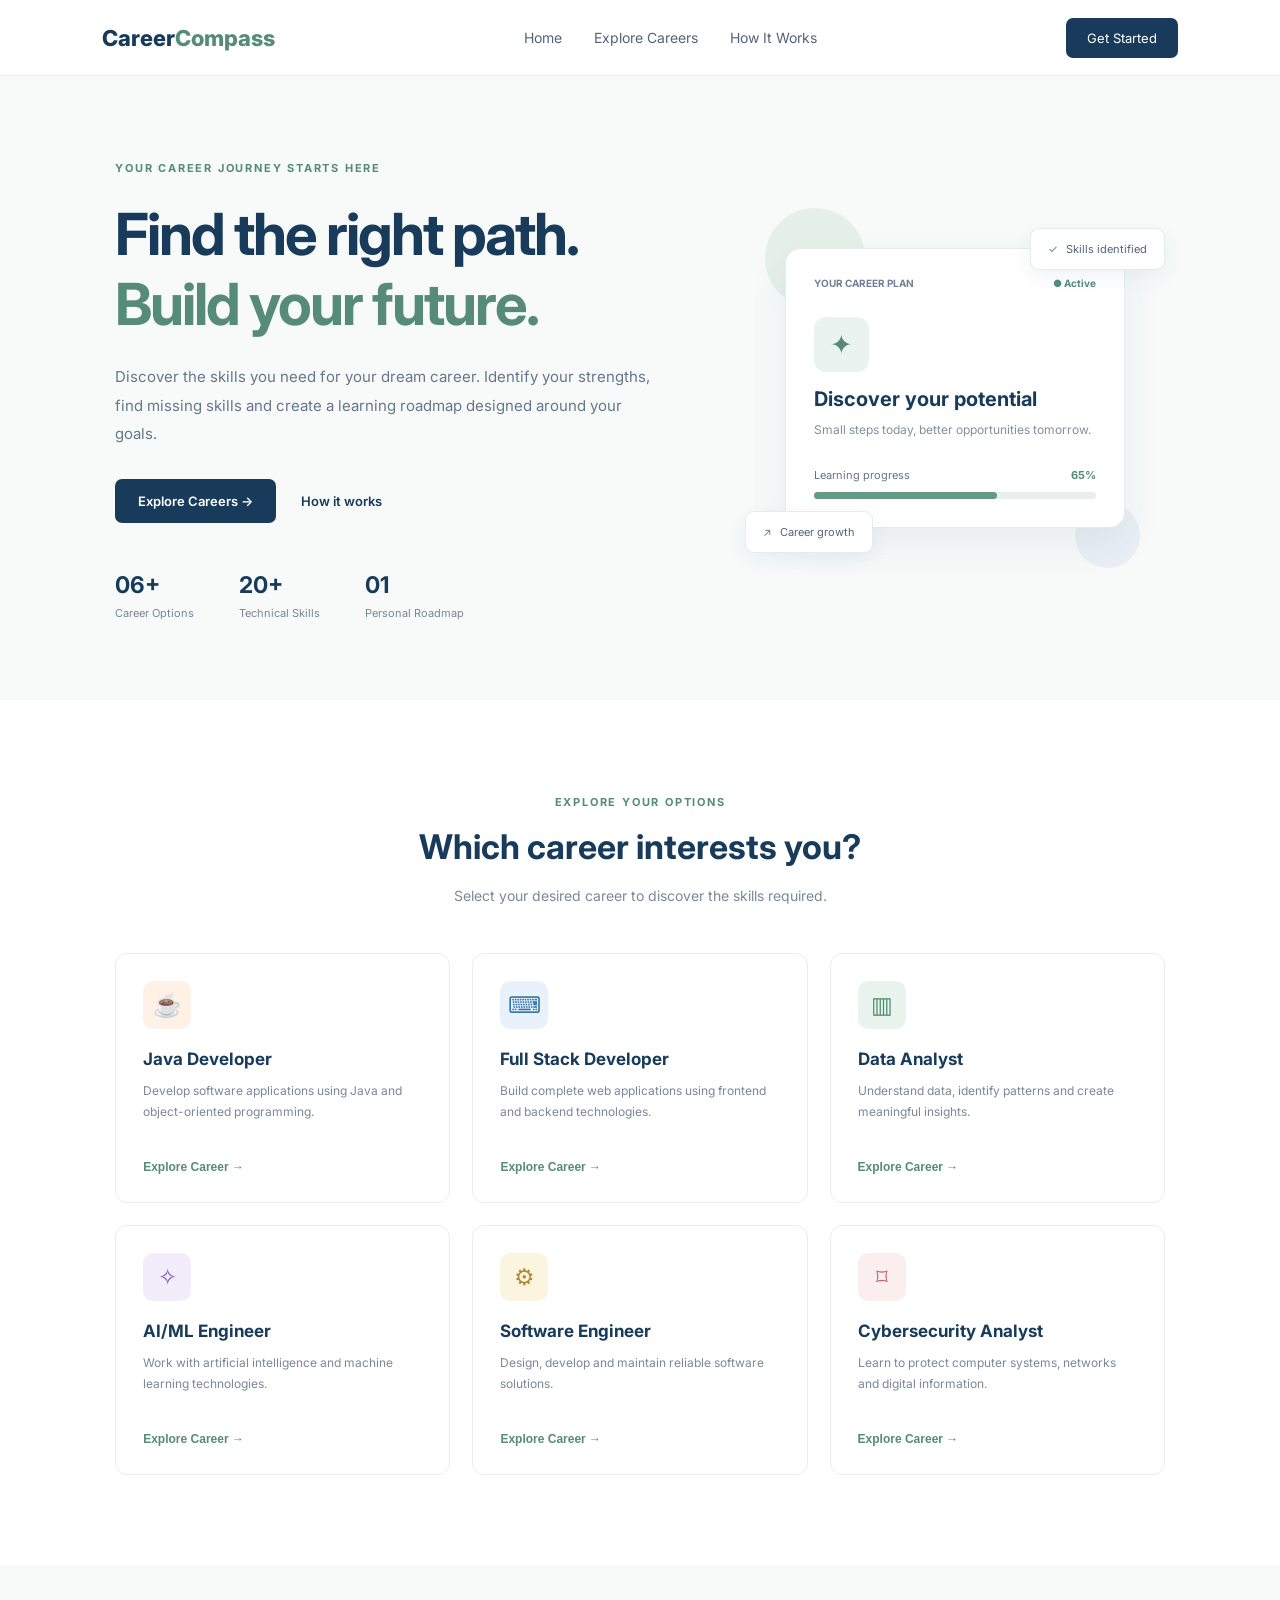
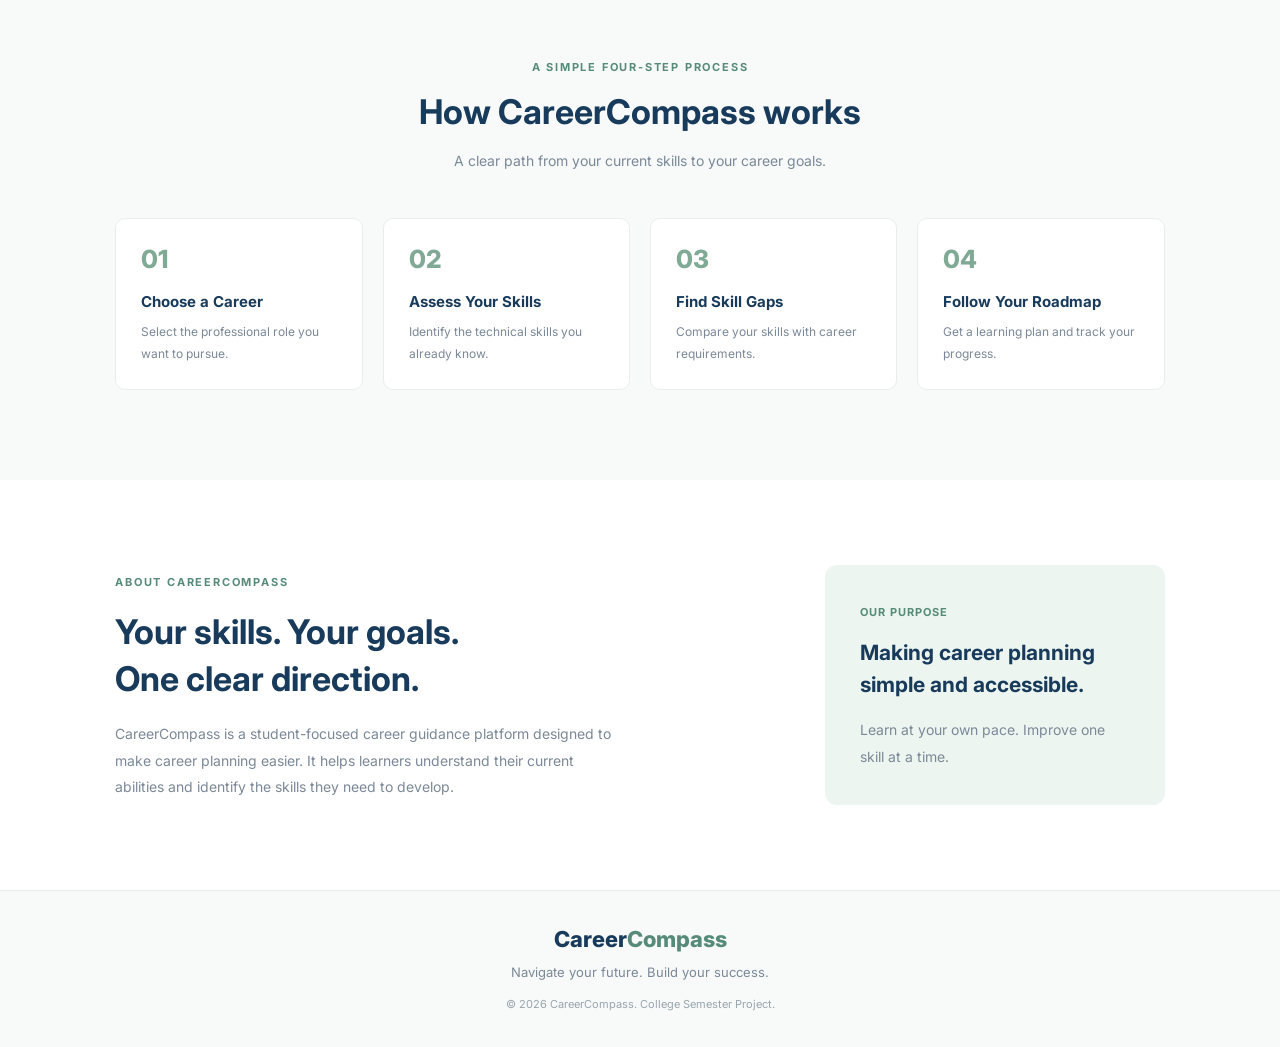
<file: src/main/resources/static/index.html>
<!DOCTYPE html>
<html lang="en">
<head>
    <meta charset="UTF-8">
    <meta name="viewport" content="width=device-width, initial-scale=1.0">

    <title>CareerCompass | Find Your Career Path</title>

    <link rel="stylesheet" href="style.css">
</head>
<body>

    <!-- Navigation -->
    <nav class="navbar">
        <a href="#home" class="logo">
            Career<span>Compass</span>
        </a>

        <div class="nav-links">
            <a href="#home">Home</a>
            <a href="#careers">Explore Careers</a>
            <a href="#how-it-works">How It Works</a>
        </div>

        <a href="#careers" class="nav-button">Get Started</a>
    </nav>

    <!-- Hero Section -->
    <section class="hero" id="home">

        <div class="hero-content">
            <span class="eyebrow">YOUR CAREER JOURNEY STARTS HERE</span>

            <h1>
                Find the right path.<br>
                <span>Build your future.</span>
            </h1>

            <p>
                Discover the skills you need for your dream career.
                Identify your strengths, find missing skills and
                create a learning roadmap designed around your goals.
            </p>

            <div class="hero-buttons">
                <a href="#careers" class="primary-button">
                    Explore Careers →
                </a>

                <a href="#how-it-works" class="text-button">
                    How it works
                </a>
            </div>

            <div class="hero-info">
                <div>
                    <strong>06+</strong>
                    <span>Career Options</span>
                </div>

                <div>
                    <strong>20+</strong>
                    <span>Technical Skills</span>
                </div>

                <div>
                    <strong>01</strong>
                    <span>Personal Roadmap</span>
                </div>
            </div>
        </div>

        <!-- Simple illustration -->
        <div class="hero-visual">

            <div class="visual-card main-card">
                <div class="visual-heading">
                    <span>YOUR CAREER PLAN</span>
                    <span class="status">● Active</span>
                </div>

                <div class="visual-icon">✦</div>

                <h3>Discover your potential</h3>

                <p>Small steps today, better opportunities tomorrow.</p>

                <div class="progress-title">
                    <span>Learning progress</span>
                    <strong>65%</strong>
                </div>

                <div class="progress-track">
                    <div class="progress-fill"></div>
                </div>
            </div>

            <div class="floating-card card-top">
                <span>✓</span> Skills identified
            </div>

            <div class="floating-card card-bottom">
                <span>↗</span> Career growth
            </div>

            <div class="decor decor-one"></div>
            <div class="decor decor-two"></div>

        </div>
    </section>

    <!-- Career Section -->
    <section class="careers" id="careers">

        <div class="section-heading">
            <span class="eyebrow">EXPLORE YOUR OPTIONS</span>
            <h2>Which career interests you?</h2>
            <p>Select your desired career to discover the skills required.</p>
        </div>

        <div class="career-grid">

            <div class="career-card" data-role="Java Developer">
                <div class="career-icon orange">☕</div>
                <h3>Java Developer</h3>
                <p>Develop software applications using Java and object-oriented programming.</p>
                <button class="explore-button">Explore Career →</button>
            </div>

            <div class="career-card" data-role="Full Stack Developer">
                <div class="career-icon blue">⌨</div>
                <h3>Full Stack Developer</h3>
                <p>Build complete web applications using frontend and backend technologies.</p>
                <button class="explore-button">Explore Career →</button>
            </div>

            <div class="career-card" data-role="Data Analyst">
                <div class="career-icon green">▥</div>
                <h3>Data Analyst</h3>
                <p>Understand data, identify patterns and create meaningful insights.</p>
                <button class="explore-button">Explore Career →</button>
            </div>

            <div class="career-card" data-role="AI/ML Engineer">
                <div class="career-icon purple">✧</div>
                <h3>AI/ML Engineer</h3>
                <p>Work with artificial intelligence and machine learning technologies.</p>
                <button class="explore-button">Explore Career →</button>
            </div>

            <div class="career-card" data-role="Software Engineer">
                <div class="career-icon yellow">⚙</div>
                <h3>Software Engineer</h3>
                <p>Design, develop and maintain reliable software solutions.</p>
                <button class="explore-button">Explore Career →</button>
            </div>

            <div class="career-card" data-role="Cybersecurity Analyst">
                <div class="career-icon red">⌑</div>
                <h3>Cybersecurity Analyst</h3>
                <p>Learn to protect computer systems, networks and digital information.</p>
                <button class="explore-button">Explore Career →</button>
            </div>

        </div>

        <div class="selection-message" id="selectionMessage">
            <span id="selectedCareer"></span>
            <button id="continueButton">Continue →</button>
        </div>

    </section>

    <!-- How it works -->
    <section class="how-it-works" id="how-it-works">

        <div class="section-heading">
            <span class="eyebrow">A SIMPLE FOUR-STEP PROCESS</span>
            <h2>How CareerCompass works</h2>
            <p>A clear path from your current skills to your career goals.</p>
        </div>

        <div class="steps-grid">

            <div class="step">
                <span class="step-number">01</span>
                <h3>Choose a Career</h3>
                <p>Select the professional role you want to pursue.</p>
            </div>

            <div class="step">
                <span class="step-number">02</span>
                <h3>Assess Your Skills</h3>
                <p>Identify the technical skills you already know.</p>
            </div>

            <div class="step">
                <span class="step-number">03</span>
                <h3>Find Skill Gaps</h3>
                <p>Compare your skills with career requirements.</p>
            </div>

            <div class="step">
                <span class="step-number">04</span>
                <h3>Follow Your Roadmap</h3>
                <p>Get a learning plan and track your progress.</p>
            </div>

        </div>
    </section>

    <!-- About -->
    <section class="about">
        <div>
            <span class="eyebrow">ABOUT CAREERCOMPASS</span>
            <h2>Your skills. Your goals.<br>One clear direction.</h2>
            <p>
                CareerCompass is a student-focused career guidance
                platform designed to make career planning easier.
                It helps learners understand their current abilities
                and identify the skills they need to develop.
            </p>
        </div>

        <div class="about-note">
            <span>OUR PURPOSE</span>
            <h3>Making career planning simple and accessible.</h3>
            <p>Learn at your own pace. Improve one skill at a time.</p>
        </div>
    </section>

    <!-- Footer -->
    <footer>
        <a href="#home" class="logo">Career<span>Compass</span></a>
        <p>Navigate your future. Build your success.</p>
        <small>© 2026 CareerCompass. College Semester Project.</small>
    </footer>

    <script src="script.js"></script>

</body>
</html>
</file>
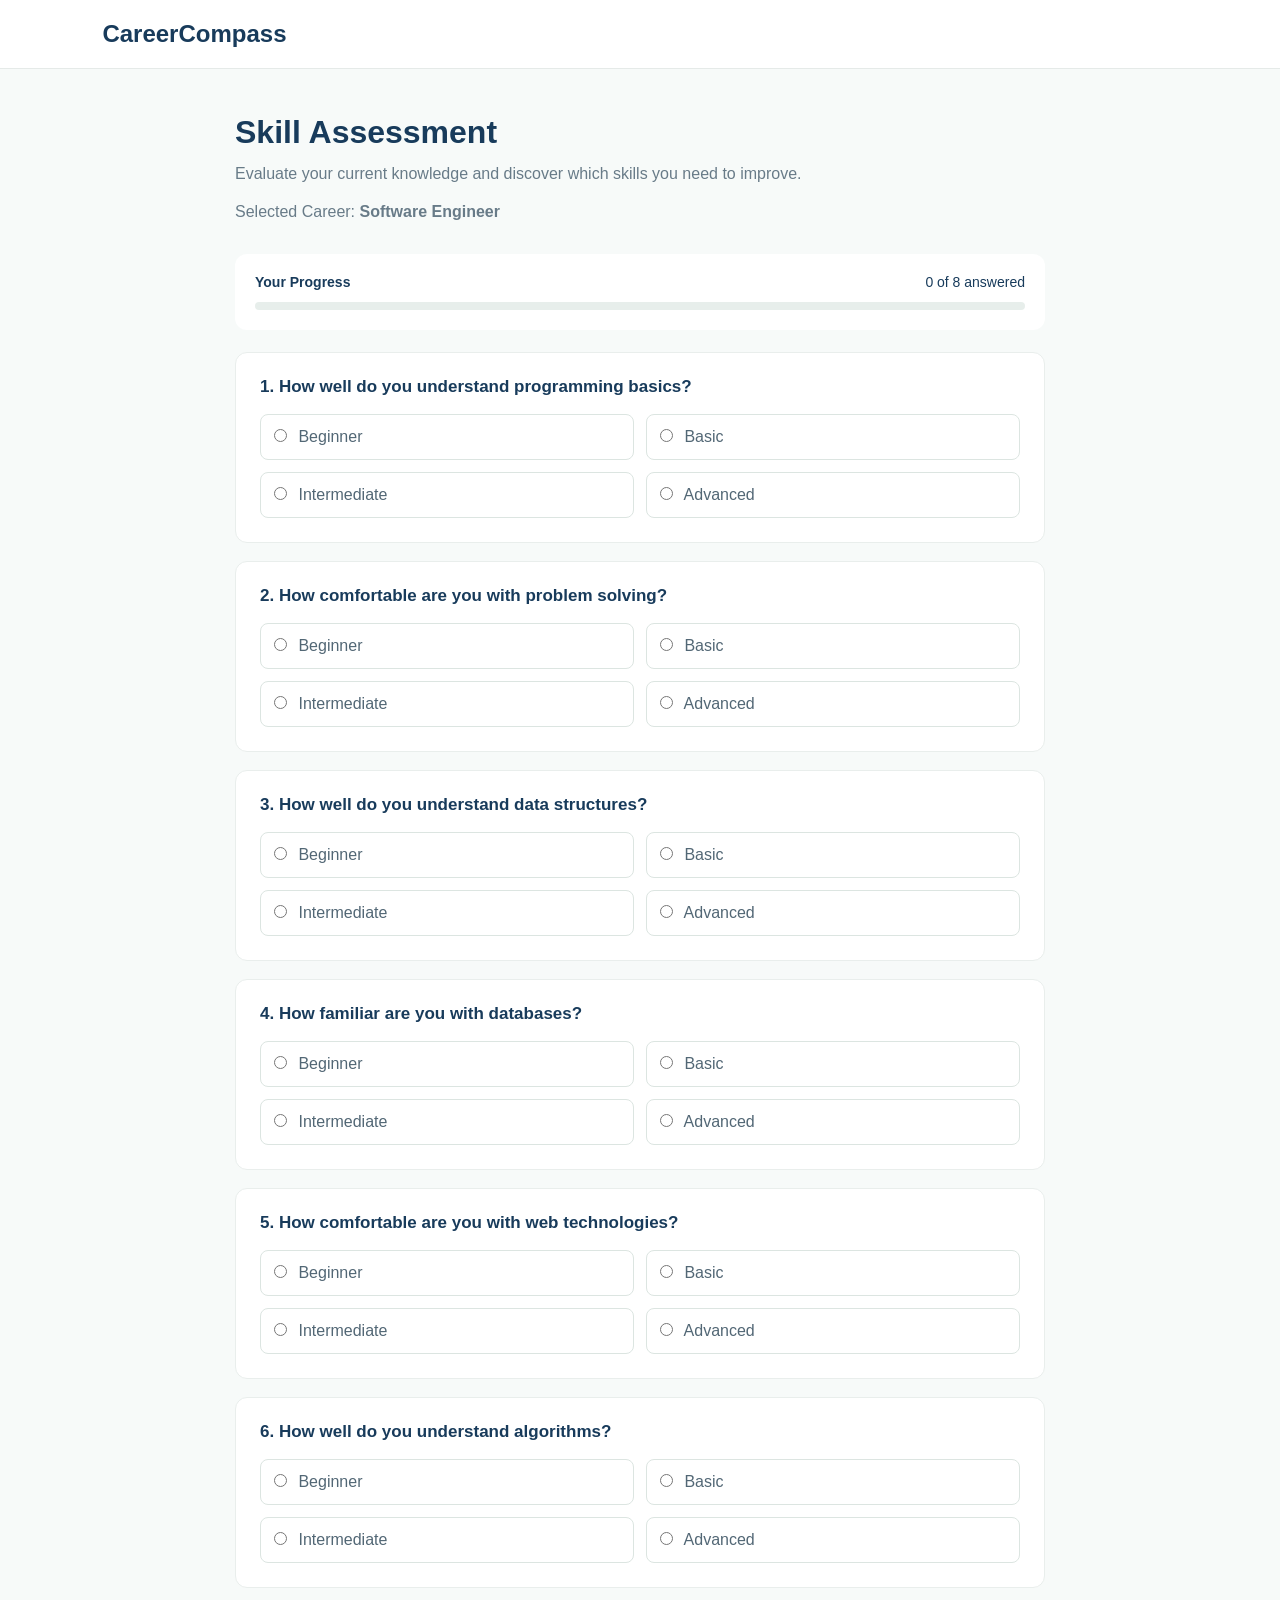
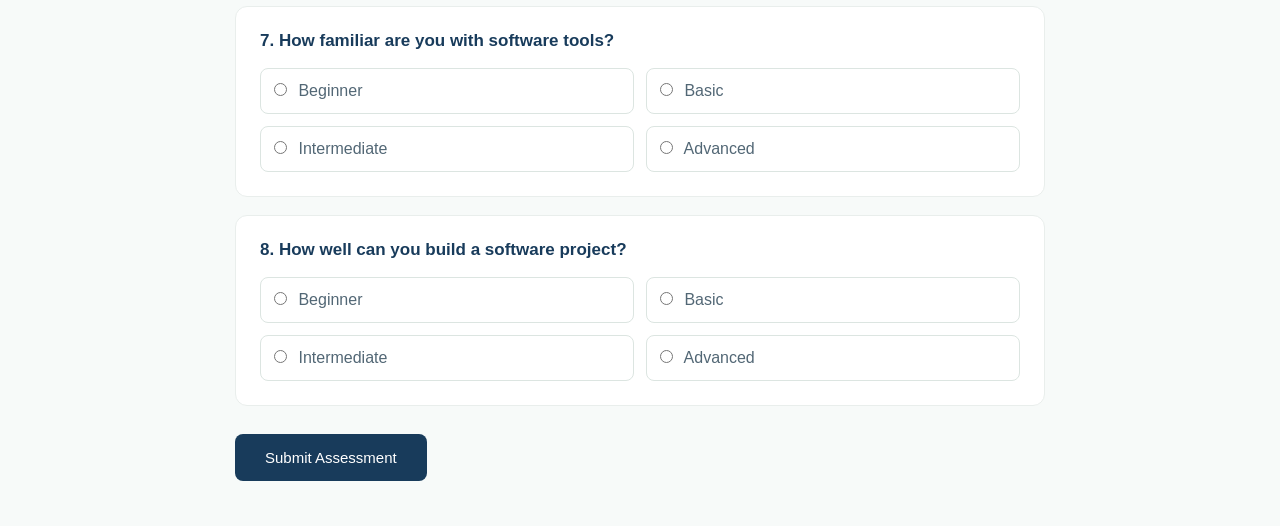
<file: src/main/resources/static/assessment.html>
<!DOCTYPE html>
<html lang="en">
<head>
    <meta charset="UTF-8">
    <meta name="viewport" content="width=device-width, initial-scale=1.0">
    <title>CareerCompass | Skill Assessment</title>

    <style>
        * {
            margin: 0;
            padding: 0;
            box-sizing: border-box;
            font-family: Arial, sans-serif;
        }

        body {
            background: #f7faf9;
            color: #183b5b;
        }

        header {
            background: white;
            padding: 20px 8%;
            border-bottom: 1px solid #e5eae8;
        }

        header h2 {
            color: #183b5b;
        }

        .container {
            max-width: 850px;
            margin: 45px auto;
            padding: 0 20px;
        }

        .intro {
            margin-bottom: 30px;
        }

        .intro h1 {
            font-size: 32px;
            margin-bottom: 10px;
        }

        .intro p {
            color: #687b88;
            line-height: 1.6;
        }

        .progress-box {
            background: white;
            padding: 20px;
            border-radius: 12px;
            margin-bottom: 22px;
        }

        .progress-info {
            display: flex;
            justify-content: space-between;
            margin-bottom: 12px;
            font-size: 14px;
        }

        .progress-bar {
            height: 8px;
            background: #e7eeeb;
            border-radius: 10px;
            overflow: hidden;
        }

        #progress {
            height: 100%;
            width: 0%;
            background: #568b79;
            transition: width 0.2s;
        }

        .question {
            background: white;
            padding: 24px;
            border-radius: 12px;
            margin-bottom: 18px;
            border: 1px solid #e9eeec;
        }

        .question h3 {
            font-size: 17px;
            margin-bottom: 17px;
        }

        .options {
            display: grid;
            grid-template-columns: repeat(2, 1fr);
            gap: 12px;
        }

        .option {
            border: 1px solid #dce5e1;
            padding: 13px;
            border-radius: 8px;
            cursor: pointer;
            color: #526775;
            background: white;
        }

        .option:has(input:checked) {
            border-color: #568b79;
            background: #edf5f1;
            color: #183b5b;
        }

        .option input {
            margin-right: 7px;
            accent-color: #568b79;
        }

        button {
            background: #183b5b;
            color: white;
            border: none;
            padding: 15px 30px;
            border-radius: 8px;
            cursor: pointer;
            font-size: 15px;
            margin-top: 10px;
        }

        button:hover {
            background: #285475;
        }

        #result {
            display: none;
            background: white;
            border: 1px solid #dce8e2;
            padding: 28px;
            border-radius: 12px;
            margin-top: 25px;
            text-align: center;
        }

        #result h2 {
            margin-bottom: 12px;
        }

        #score {
            font-size: 38px;
            color: #568b79;
            margin: 15px 0;
            font-weight: bold;
        }

        @media(max-width: 600px) {
            .options {
                grid-template-columns: 1fr;
            }

            .intro h1 {
                font-size: 26px;
            }
        }
    </style>
</head>

<body>

<header>
    <h2>CareerCompass</h2>
</header>

<main class="container">

    <div class="intro">
        <h1>Skill Assessment</h1>
        <p>
            Evaluate your current knowledge and discover
            which skills you need to improve.
        </p>
        <p style="margin-top:12px;">
            Selected Career: <strong id="careerName">Not selected</strong>
        </p>
    </div>

    <div class="progress-box">
        <div class="progress-info">
            <strong>Your Progress</strong>
            <span id="progressText">0 of 8 answered</span>
        </div>
        <div class="progress-bar">
            <div id="progress"></div>
        </div>
    </div>

    <form id="assessmentForm">

        <div id="questions"></div>

        <button type="submit">Submit Assessment</button>

    </form>

    <div id="result">
        <h2>Assessment Completed!</h2>
        <p>Your current skill score is:</p>
        <div id="score">0%</div>
        <p id="message"></p>
    </div>

</main>

<script>
    const career = localStorage.getItem("selectedCareer")
        || "Software Engineer";

    document.getElementById("careerName").textContent = career;

    const questionSets = {
        "Java Developer": [
            "How well do you understand Java basics?",
            "How comfortable are you with OOP concepts?",
            "How well do you understand arrays and strings?",
            "How comfortable are you with collections?",
            "How well do you understand exception handling?",
            "How familiar are you with SQL and databases?",
            "How comfortable are you with debugging code?",
            "How well can you solve programming problems?"
        ],

        "Full Stack Developer": [
            "How well do you understand HTML and CSS?",
            "How comfortable are you with JavaScript?",
            "How well do you understand frontend development?",
            "How familiar are you with Java or another backend language?",
            "How well do you understand databases?",
            "How comfortable are you with APIs?",
            "How familiar are you with Git and GitHub?",
            "How well can you build a complete web application?"
        ],

        "Data Analyst": [
            "How comfortable are you with Excel?",
            "How well do you understand SQL?",
            "How familiar are you with Python?",
            "How comfortable are you with data cleaning?",
            "How well do you understand statistics?",
            "How familiar are you with data visualization?",
            "How comfortable are you with analysing datasets?",
            "How well can you explain insights from data?"
        ],

        "AI/ML Engineer": [
            "How comfortable are you with Python?",
            "How well do you understand mathematics?",
            "How familiar are you with statistics?",
            "How well do you understand data preprocessing?",
            "How familiar are you with machine learning?",
            "How comfortable are you with algorithms?",
            "How familiar are you with model evaluation?",
            "How well can you work with datasets?"
        ],

        "Cybersecurity Analyst": [
            "How well do you understand computer networks?",
            "How familiar are you with operating systems?",
            "How comfortable are you with Linux basics?",
            "How well do you understand cybersecurity concepts?",
            "How familiar are you with encryption concepts?",
            "How comfortable are you with basic scripting?",
            "How well do you understand security risks?",
            "How familiar are you with security best practices?"
        ]
    };

    const questions = questionSets[career] || [
        "How well do you understand programming basics?",
        "How comfortable are you with problem solving?",
        "How well do you understand data structures?",
        "How familiar are you with databases?",
        "How comfortable are you with web technologies?",
        "How well do you understand algorithms?",
        "How familiar are you with software tools?",
        "How well can you build a software project?"
    ];

    const levels = [
        "Beginner",
        "Basic",
        "Intermediate",
        "Advanced"
    ];

    const questionContainer = document.getElementById("questions");

    questions.forEach((question, index) => {
        const div = document.createElement("div");
        div.className = "question";

        div.innerHTML = `
            <h3>${index + 1}. ${question}</h3>
            <div class="options">
                ${levels.map((level, i) => `
                    <label class="option">
                        <input type="radio"
                            name="q${index}"
                            value="${i + 1}">
                        ${level}
                    </label>
                `).join("")}
            </div>
        `;

        questionContainer.appendChild(div);
    });

    const form = document.getElementById("assessmentForm");

    function updateProgress() {
        const answered = questions.filter((_, index) =>
            document.querySelector(`input[name="q${index}"]:checked`)
        ).length;

        document.getElementById("progressText").textContent =
            `${answered} of ${questions.length} answered`;

        document.getElementById("progress").style.width =
            `${answered / questions.length * 100}%`;
    }

    form.addEventListener("change", updateProgress);

    form.addEventListener("submit", function(event) {
    event.preventDefault();

    const answers = questions.map((_, index) =>
        document.querySelector(`input[name="q${index}"]:checked`)
    );

    if (answers.some(answer => !answer)) {
        alert("Please answer all 8 questions.");
        return;
    }

    const total = answers.reduce(
        (sum, answer) => sum + Number(answer.value), 0
    );

    const percentage = Math.round(
        total / (questions.length * 4) * 100
    );

    const details = questions.map((question, index) => ({
        skill: question,
        level: levels[Number(answers[index].value) - 1],
        score: Number(answers[index].value) * 25
    }));

    localStorage.setItem("assessmentScore", percentage);
    localStorage.setItem("assessmentCareer", career);
    localStorage.setItem("assessmentDetails", JSON.stringify(details));

    window.location.href = "results.html";
});
</script>

</body>
</html>
</file>
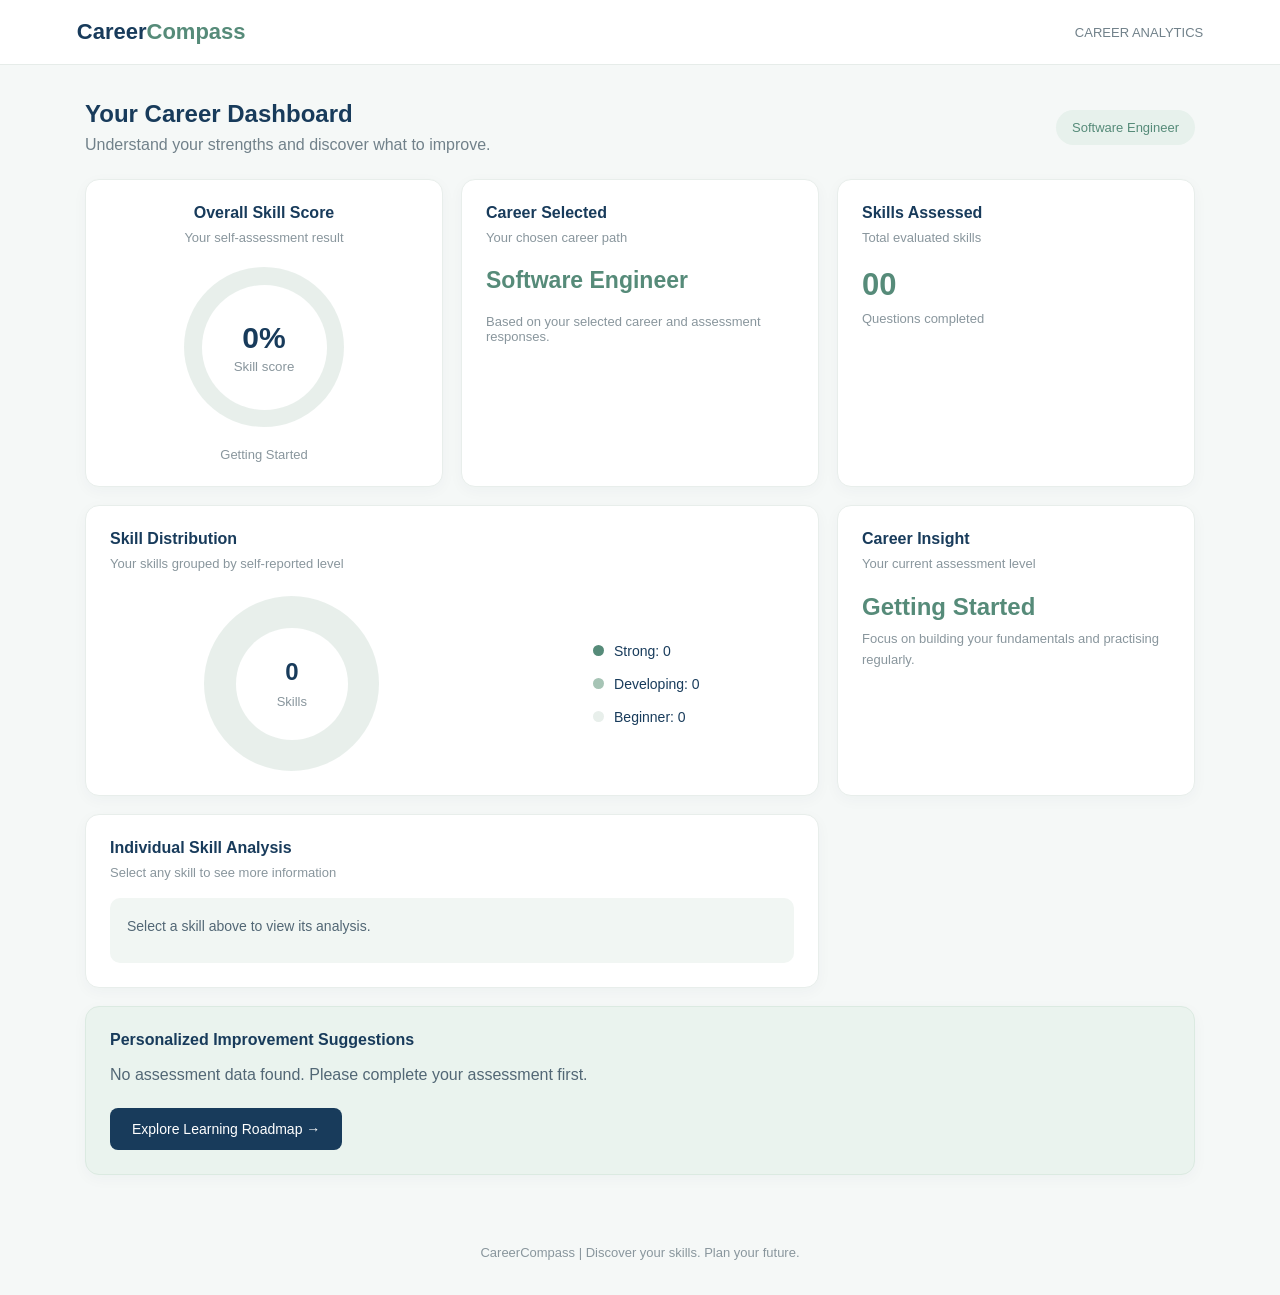
<file: src/main/resources/static/results.html>
<!DOCTYPE html>
<html lang="en">
<head>
<meta charset="UTF-8">
<meta name="viewport" content="width=device-width, initial-scale=1.0">
<title>CareerCompass | Career Analytics</title>

<style>
* {
    margin: 0;
    padding: 0;
    box-sizing: border-box;
    font-family: Arial, sans-serif;
}

body {
    background: #f5f8f7;
    color: #183b5b;
}

header {
    background: white;
    padding: 19px 6%;
    display: flex;
    justify-content: space-between;
    align-items: center;
    border-bottom: 1px solid #e6ece9;
}

.logo {
    font-size: 22px;
    font-weight: bold;
}

.logo span {
    color: #568b79;
}

.header-label {
    color: #71818a;
    font-size: 13px;
}

.container {
    max-width: 1150px;
    margin: 35px auto;
    padding: 0 20px;
}

.welcome {
    display: flex;
    justify-content: space-between;
    align-items: center;
    gap: 15px;
    flex-wrap: wrap;
    margin-bottom: 25px;
}

.welcome p {
    color: #71818a;
    margin-top: 8px;
}

.tag {
    background: #e7f1ec;
    color: #568b79;
    padding: 10px 16px;
    border-radius: 30px;
    font-size: 13px;
}

.grid {
    display: grid;
    grid-template-columns: repeat(3, 1fr);
    gap: 18px;
}

.card {
    background: white;
    padding: 24px;
    border: 1px solid #e8eeeb;
    border-radius: 14px;
    box-shadow: 0 4px 15px rgba(24,59,91,.035);
}

.card h3 {
    font-size: 16px;
}

.muted {
    color: #89969d;
    font-size: 13px;
    margin-top: 8px;
}

.score-card {
    display: flex;
    flex-direction: column;
    align-items: center;
    text-align: center;
}

.circle {
    width: 160px;
    height: 160px;
    border-radius: 50%;
    background: conic-gradient(
        #568b79 0%,
        #568b79 var(--score),
        #e8efeb var(--score),
        #e8efeb 100%
    );
    display: grid;
    place-items: center;
    margin: 22px 0 12px;
    position: relative;
}

.circle::before {
    content: "";
    position: absolute;
    width: 125px;
    height: 125px;
    border-radius: 50%;
    background: white;
}

.circle-content {
    position: relative;
    z-index: 1;
}

.circle-content strong {
    font-size: 30px;
}

.circle-content small {
    display: block;
    color: #89969d;
    margin-top: 4px;
}

.metric {
    font-size: 31px;
    font-weight: bold;
    margin-top: 22px;
    color: #568b79;
}

.chart-card {
    grid-column: span 2;
}

.chart-area {
    display: flex;
    align-items: center;
    justify-content: space-around;
    gap: 25px;
    flex-wrap: wrap;
    margin-top: 25px;
}

.donut {
    width: 175px;
    height: 175px;
    border-radius: 50%;
    display: grid;
    place-items: center;
    background: conic-gradient(
        #568b79 0% 33%,
        #a6c4b5 33% 66%,
        #e8efeb 66% 100%
    );
    position: relative;
}

.donut::before {
    content: "";
    width: 112px;
    height: 112px;
    background: white;
    border-radius: 50%;
    position: absolute;
}

.donut-center {
    position: relative;
    text-align: center;
    z-index: 1;
}

.donut-center strong {
    font-size: 24px;
}

.legend {
    display: grid;
    gap: 17px;
}

.legend-item {
    display: flex;
    align-items: center;
    gap: 10px;
    font-size: 14px;
}

.dot {
    width: 11px;
    height: 11px;
    border-radius: 50%;
}

.bar-item {
    margin-top: 22px;
}

.bar-label {
    display: flex;
    justify-content: space-between;
    gap: 10px;
    font-size: 14px;
    margin-bottom: 9px;
}

.track {
    height: 10px;
    background: #edf1ef;
    border-radius: 20px;
    overflow: hidden;
}

.fill {
    height: 100%;
    background: #568b79;
    border-radius: 20px;
    transition: width .6s ease;
}

.skill-row {
    cursor: pointer;
    padding: 12px;
    border-radius: 9px;
    transition: background .2s;
}

.skill-row:hover,
.skill-row.active {
    background: #f0f6f3;
}

.skill-detail {
    margin-top: 18px;
    background: #f1f6f3;
    padding: 17px;
    border-radius: 10px;
    color: #526775;
    font-size: 14px;
    line-height: 1.6;
    min-height: 65px;
}

.recommendation {
    background: #eaf3ee;
    border: 1px solid #dbeae1;
}

.recommendation p {
    color: #526775;
    line-height: 1.7;
    margin-top: 12px;
}

.button {
    display: inline-block;
    padding: 13px 22px;
    background: #183b5b;
    color: white;
    text-decoration: none;
    border-radius: 8px;
    margin-top: 20px;
    border: none;
    cursor: pointer;
    font-size: 14px;
}

.button:hover {
    background: #285475;
}

.empty {
    color: #71818a;
    line-height: 1.6;
}

footer {
    text-align: center;
    color: #89969d;
    padding: 35px 10px;
    font-size: 13px;
}

@media(max-width: 800px) {
    .grid {
        grid-template-columns: 1fr 1fr;
    }

    .chart-card {
        grid-column: span 2;
    }
}

@media(max-width: 550px) {
    .grid {
        grid-template-columns: 1fr;
    }

    .chart-card {
        grid-column: span 1;
    }
}
</style>
</head>

<body>

<header>
    <div class="logo">Career<span>Compass</span></div>
    <div class="header-label">CAREER ANALYTICS</div>
</header>

<main class="container">

    <section class="welcome">
        <div>
            <h1>Your Career Dashboard</h1>
            <p>Understand your strengths and discover what to improve.</p>
        </div>
        <div class="tag" id="careerTag">Career Assessment</div>
    </section>

    <section class="grid">

        <div class="card score-card">
            <h3>Overall Skill Score</h3>
            <p class="muted">Your self-assessment result</p>

            <div class="circle" id="scoreCircle">
                <div class="circle-content">
                    <strong id="score">0%</strong>
                    <small>Skill score</small>
                </div>
            </div>

            <p class="muted" id="scoreMessage">Assessment completed</p>
        </div>

        <div class="card">
            <h3>Career Selected</h3>
            <p class="muted">Your chosen career path</p>
            <div class="metric" style="font-size:23px" id="careerName">
                Software Engineer
            </div>
            <p class="muted" style="margin-top:20px">
                Based on your selected career and assessment responses.
            </p>
        </div>

        <div class="card">
            <h3>Skills Assessed</h3>
            <p class="muted">Total evaluated skills</p>
            <div class="metric" id="skillCount">08</div>
            <p class="muted">Questions completed</p>
        </div>

        <div class="card chart-card">
            <h3>Skill Distribution</h3>
            <p class="muted">Your skills grouped by self-reported level</p>

            <div class="chart-area">
                <div class="donut" id="donut">
                    <div class="donut-center">
                        <strong id="totalSkills">8</strong>
                        <p class="muted">Skills</p>
                    </div>
                </div>

                <div class="legend">
                    <div class="legend-item">
                        <span class="dot" style="background:#568b79"></span>
                        <span id="strongLabel">Strong: 0</span>
                    </div>
                    <div class="legend-item">
                        <span class="dot" style="background:#a6c4b5"></span>
                        <span id="developingLabel">Developing: 0</span>
                    </div>
                    <div class="legend-item">
                        <span class="dot" style="background:#e8efeb"></span>
                        <span id="beginnerLabel">Beginner: 0</span>
                    </div>
                </div>
            </div>
        </div>

        <div class="card">
            <h3>Career Insight</h3>
            <p class="muted">Your current assessment level</p>
            <div class="metric" style="font-size:24px" id="insightTitle">
                Getting Started
            </div>
            <p class="muted" id="insightText" style="line-height:1.6">
                Keep developing your skills through practice.
            </p>
        </div>

        <div class="card chart-card">
            <h3>Individual Skill Analysis</h3>
            <p class="muted">Select any skill to see more information</p>

            <div id="skillBars"></div>

            <div class="skill-detail" id="skillDetail">
                Select a skill above to view its analysis.
            </div>
        </div>

        <div class="card recommendation" style="grid-column:1/-1">
            <h3>Personalized Improvement Suggestions</h3>
            <p id="recommendation">
                Complete your assessment to see suggestions.
            </p>
            <button class="button" onclick="goToRoadmap()">
                Explore Learning Roadmap →
            </button>
        </div>

    </section>
</main>

<footer>
    CareerCompass | Discover your skills. Plan your future.
</footer>

<script>
const score = Number(localStorage.getItem("assessmentScore") || 0);

const career = localStorage.getItem("assessmentCareer")
    || "Software Engineer";

const details = JSON.parse(
    localStorage.getItem("assessmentDetails") || "[]"
);

document.getElementById("score").textContent = score + "%";
document.getElementById("scoreCircle").style.setProperty(
    "--score", score + "%"
);

document.getElementById("careerName").textContent = career;
document.getElementById("careerTag").textContent = career;
document.getElementById("skillCount").textContent =
    String(details.length).padStart(2, "0");

document.getElementById("totalSkills").textContent = details.length;

let strong = 0;
let developing = 0;
let beginner = 0;

details.forEach(item => {
    if (item.score >= 75) strong++;
    else if (item.score >= 50) developing++;
    else beginner++;
});

const total = details.length || 1;

const strongPercent = strong / total * 100;
const developingPercent = developing / total * 100;
const beginnerPercent = beginner / total * 100;

document.getElementById("donut").style.background =
    `conic-gradient(
        #568b79 0% ${strongPercent}%,
        #a6c4b5 ${strongPercent}% ${strongPercent + developingPercent}%,
        #e8efeb ${strongPercent + developingPercent}% 100%
    )`;

document.getElementById("strongLabel").textContent =
    "Strong: " + strong;

document.getElementById("developingLabel").textContent =
    "Developing: " + developing;

document.getElementById("beginnerLabel").textContent =
    "Beginner: " + beginner;

let title;
let message;

if (score < 40) {
    title = "Getting Started";
    message = "Focus on building your fundamentals and practising regularly.";
} else if (score < 75) {
    title = "Developing Skills";
    message = "You are building a foundation. Improve your weaker areas.";
} else {
    title = "Strong Foundation";
    message = "Explore advanced topics and build practical projects.";
}

document.getElementById("insightTitle").textContent = title;
document.getElementById("insightText").textContent = message;
document.getElementById("scoreMessage").textContent = title;

const bars = document.getElementById("skillBars");

details.forEach((item, index) => {
    const row = document.createElement("div");
    row.className = "skill-row";

    const label = document.createElement("div");
    label.className = "bar-label";

    const name = document.createElement("strong");
    name.textContent = item.skill;

    const value = document.createElement("span");
    value.textContent = item.score + "%";

    label.append(name, value);

    const track = document.createElement("div");
    track.className = "track";

    const fill = document.createElement("div");
    fill.className = "fill";
    fill.style.width = item.score + "%";

    track.appendChild(fill);
    row.append(label, track);

    row.addEventListener("click", () => {
        document.querySelectorAll(".skill-row").forEach(el =>
            el.classList.remove("active")
        );

        row.classList.add("active");

        document.getElementById("skillDetail").textContent =
            item.skill + ": Your selected level is " + item.level +
            ". Your self-assessed score is " + item.score +
            "%. " + (item.score < 75
                ? "Consider practising this skill with exercises and small projects."
                : "Continue strengthening this skill with more challenging projects.");
    });

    bars.appendChild(row);
});

const weakest = [...details].sort((a, b) => a.score - b.score);

if (details.length) {
    const suggestions = weakest.slice(0, 3).map(item =>
        item.skill + " (" + item.score + "%)"
    );

    document.getElementById("recommendation").textContent =
        "Your priority improvement areas are: " +
        suggestions.join(", ") +
        ". Focus on these skills through structured learning and practical projects.";
} else {
    document.getElementById("recommendation").textContent =
        "No assessment data found. Please complete your assessment first.";
}

function goToRoadmap() {
    window.location.href = "roadmap.html";
}
</script>

</body>
</html>
</file>
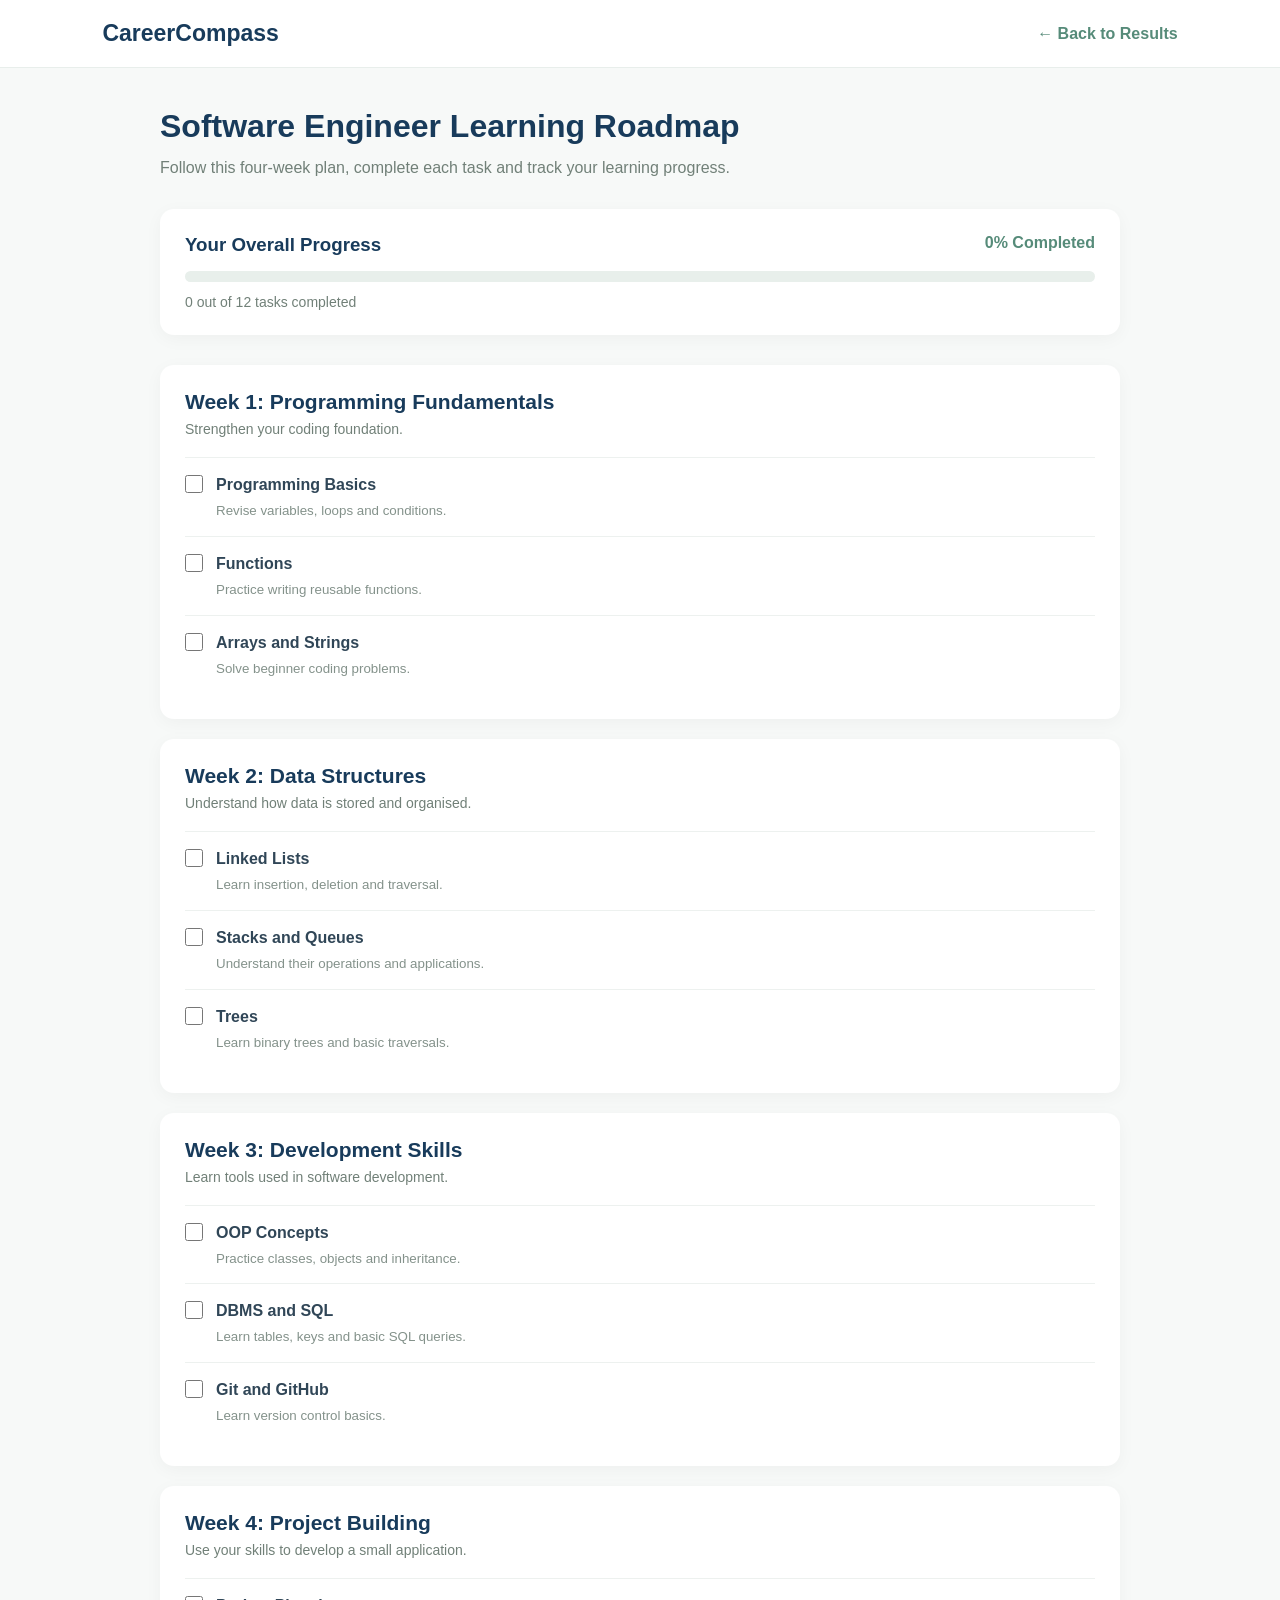
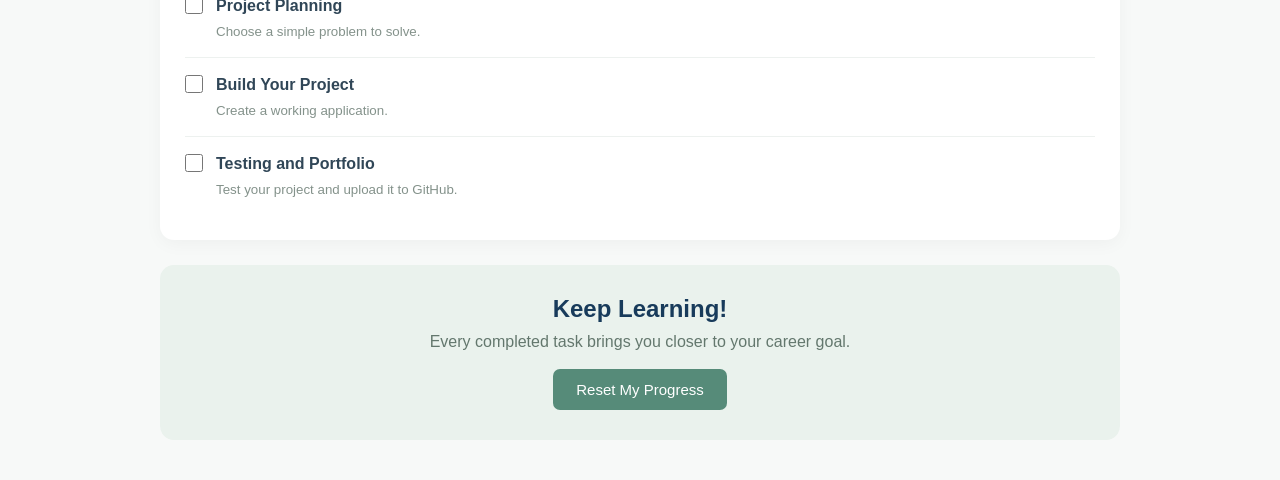
<file: src/main/resources/static/roadmap.html>
<!DOCTYPE html>
<html lang="en">
<head>
<meta charset="UTF-8">
<meta name="viewport" content="width=device-width, initial-scale=1.0">
<title>CareerCompass | Learning Roadmap</title>

<style>
* {
    margin: 0;
    padding: 0;
    box-sizing: border-box;
    font-family: Arial, sans-serif;
}

body {
    background: #f7f9f8;
    color: #243746;
}

nav {
    background: white;
    padding: 20px 8%;
    display: flex;
    justify-content: space-between;
    align-items: center;
    border-bottom: 1px solid #e8eeeb;
}

.logo {
    font-size: 23px;
    font-weight: bold;
    color: #183b5b;
}

nav a {
    text-decoration: none;
    color: #568b79;
    font-weight: bold;
}

.container {
    max-width: 1000px;
    margin: 40px auto;
    padding: 0 20px;
}

.header {
    margin-bottom: 28px;
}

.header h1 {
    color: #183b5b;
    font-size: 32px;
    margin-bottom: 10px;
}

.header p {
    color: #718078;
    line-height: 1.6;
}

.progress-card {
    background: white;
    padding: 25px;
    border-radius: 14px;
    box-shadow: 0 4px 18px rgba(0,0,0,0.04);
    margin-bottom: 30px;
}

.progress-top {
    display: flex;
    justify-content: space-between;
    gap: 10px;
    margin-bottom: 15px;
    flex-wrap: wrap;
}

.progress-top h3 {
    color: #183b5b;
}

#progressPercent {
    color: #568b79;
    font-weight: bold;
}

.progress-track {
    height: 11px;
    background: #e8efeb;
    border-radius: 20px;
    overflow: hidden;
}

#progressFill {
    height: 100%;
    width: 0%;
    background: #568b79;
    border-radius: 20px;
    transition: width 0.3s ease;
}

#progressText {
    margin-top: 12px;
    color: #718078;
    font-size: 14px;
}

.week {
    background: white;
    padding: 25px;
    border-radius: 14px;
    margin-bottom: 20px;
    box-shadow: 0 4px 18px rgba(0,0,0,0.04);
}

.week h2 {
    color: #183b5b;
    font-size: 21px;
    margin-bottom: 7px;
}

.week-description {
    color: #718078;
    font-size: 14px;
    margin-bottom: 20px;
}

.task {
    display: flex;
    align-items: flex-start;
    gap: 13px;
    padding: 15px 0;
    border-top: 1px solid #edf1ef;
}

.task input {
    width: 18px;
    height: 18px;
    accent-color: #568b79;
    cursor: pointer;
    margin-top: 2px;
}

.task label {
    cursor: pointer;
    line-height: 1.5;
}

.task-title {
    font-weight: bold;
    color: #304657;
}

.task small {
    display: block;
    color: #84928b;
    margin-top: 4px;
}

.task input:checked + label .task-title {
    text-decoration: line-through;
    color: #8b9a92;
}

.finish {
    text-align: center;
    padding: 30px 15px;
    background: #eaf2ed;
    border-radius: 14px;
    margin-top: 25px;
}

.finish h2 {
    color: #183b5b;
    margin-bottom: 10px;
}

.finish p {
    color: #63776d;
    margin-bottom: 18px;
}

button {
    background: #568b79;
    color: white;
    border: none;
    padding: 12px 23px;
    border-radius: 7px;
    cursor: pointer;
    font-size: 15px;
}

button:hover {
    background: #416e5f;
}

@media(max-width:600px) {
    .header h1 {
        font-size: 26px;
    }

    nav {
        padding: 18px 5%;
    }

    .week, .progress-card {
        padding: 19px;
    }
}
</style>
</head>

<body>

<nav>
    <div class="logo">CareerCompass</div>
    <a href="results.html">← Back to Results</a>
</nav>

<div class="container">

    <div class="header">
        <h1 id="careerTitle">Your Learning Roadmap</h1>
        <p>Follow this four-week plan, complete each task and track your learning progress.</p>
    </div>

    <div class="progress-card">
        <div class="progress-top">
            <h3>Your Overall Progress</h3>
            <span id="progressPercent">0% Completed</span>
        </div>

        <div class="progress-track">
            <div id="progressFill"></div>
        </div>

        <p id="progressText">0 out of 12 tasks completed</p>
    </div>

    <div id="roadmap"></div>

    <div class="finish">
        <h2 id="finishTitle">Keep Learning!</h2>
        <p id="finishMessage">Every completed task brings you closer to your career goal.</p>
        <button onclick="resetProgress()">Reset My Progress</button>
    </div>

</div>

<script>
const career = localStorage.getItem("assessmentCareer") || "Software Engineer";

document.getElementById("careerTitle").textContent =
    career + " Learning Roadmap";

// Learning plans for different careers
const plans = {

"Java Developer": [
    {
        title: "Week 1: Java Fundamentals",
        description: "Build a strong foundation in Java programming.",
        tasks: [
            ["Java Basics", "Learn variables, data types and operators."],
            ["Control Statements", "Practice if-else, loops and switch."],
            ["Arrays and Strings", "Solve basic array and string problems."]
        ]
    },
    {
        title: "Week 2: Object-Oriented Programming",
        description: "Understand the main concepts of Java OOP.",
        tasks: [
            ["Classes and Objects", "Create classes, objects and constructors."],
            ["Inheritance and Polymorphism", "Understand code reuse and method overriding."],
            ["Encapsulation and Abstraction", "Practice access modifiers and interfaces."]
        ]
    },
    {
        title: "Week 3: Advanced Java Basics",
        description: "Learn important concepts used in real applications.",
        tasks: [
            ["Exception Handling", "Practice try, catch and finally."],
            ["Collections Framework", "Learn ArrayList, HashMap and HashSet."],
            ["File Handling", "Read and write files using Java."]
        ]
    },
    {
        title: "Week 4: Practical Development",
        description: "Apply your knowledge through a small project.",
        tasks: [
            ["Database Basics", "Understand SQL and database connectivity."],
            ["Mini Project", "Build a Student Management System."],
            ["Git and Revision", "Upload your project and revise Java concepts."]
        ]
    }
],

"Full Stack Developer": [
    {
        title: "Week 1: HTML and CSS",
        description: "Learn how to create and style web pages.",
        tasks: [
            ["HTML Basics", "Learn headings, forms, links and tables."],
            ["CSS Fundamentals", "Practice colors, spacing and layouts."],
            ["Responsive Design", "Build a page that works on mobile."]
        ]
    },
    {
        title: "Week 2: JavaScript",
        description: "Make your websites interactive.",
        tasks: [
            ["JavaScript Basics", "Learn variables, functions and conditions."],
            ["DOM Manipulation", "Update webpage elements using JavaScript."],
            ["Events", "Practice buttons, forms and click events."]
        ]
    },
    {
        title: "Week 3: Backend Development",
        description: "Understand how websites work behind the scenes.",
        tasks: [
            ["Backend Basics", "Understand servers and APIs."],
            ["Node.js and Express", "Create a simple backend application."],
            ["Database", "Learn SQL and basic CRUD operations."]
        ]
    },
    {
        title: "Week 4: Full Stack Project",
        description: "Connect frontend and backend.",
        tasks: [
            ["API Integration", "Connect your frontend to a backend API."],
            ["Build a Project", "Create a simple task management website."],
            ["Git and Deployment", "Upload your project and learn deployment basics."]
        ]
    }
],

"Data Analyst": [
    {
        title: "Week 1: Excel and Statistics",
        description: "Understand data and basic analysis.",
        tasks: [
            ["Excel Basics", "Practice formulas, sorting and filtering."],
            ["Statistics", "Learn mean, median and mode."],
            ["Data Cleaning", "Practice finding and correcting errors."]
        ]
    },
    {
        title: "Week 2: SQL",
        description: "Learn how to retrieve information from databases.",
        tasks: [
            ["SQL Basics", "Practice SELECT, WHERE and ORDER BY."],
            ["SQL Functions", "Learn COUNT, SUM, AVG and GROUP BY."],
            ["Joins", "Practice INNER JOIN and LEFT JOIN."]
        ]
    },
    {
        title: "Week 3: Python",
        description: "Use Python for analysing datasets.",
        tasks: [
            ["Python Fundamentals", "Learn variables, loops and functions."],
            ["Pandas", "Read and analyse data using DataFrames."],
            ["Data Visualization", "Create charts using Matplotlib."]
        ]
    },
    {
        title: "Week 4: Practical Analysis",
        description: "Work on a real-world dataset.",
        tasks: [
            ["Power BI Basics", "Learn dashboards and visual reports."],
            ["Mini Project", "Analyse a sales or student performance dataset."],
            ["Project Presentation", "Explain your findings using charts."]
        ]
    }
],

"AI/ML Engineer": [
    {
        title: "Week 1: Python Fundamentals",
        description: "Build programming skills for AI and ML.",
        tasks: [
            ["Python Basics", "Learn variables, loops and functions."],
            ["Data Structures", "Practice lists, dictionaries and sets."],
            ["NumPy", "Understand arrays and numerical operations."]
        ]
    },
    {
        title: "Week 2: Mathematics and Data",
        description: "Understand the mathematics behind machine learning.",
        tasks: [
            ["Statistics", "Learn mean, variance and standard deviation."],
            ["Linear Algebra", "Understand vectors and matrices."],
            ["Pandas", "Load, explore and clean datasets."]
        ]
    },
    {
        title: "Week 3: Machine Learning",
        description: "Explore basic machine learning algorithms.",
        tasks: [
            ["ML Fundamentals", "Understand supervised and unsupervised learning."],
            ["Regression", "Practice a basic linear regression model."],
            ["Classification", "Explore a decision tree classifier."]
        ]
    },
    {
        title: "Week 4: AI Project",
        description: "Build and understand a beginner ML project.",
        tasks: [
            ["Model Training", "Train a model using a sample dataset."],
            ["Model Evaluation", "Learn accuracy and basic evaluation metrics."],
            ["Mini Project", "Build a simple prediction application."]
        ]
    }
],

"Cybersecurity Analyst": [
    {
        title: "Week 1: Computer and Network Basics",
        description: "Understand how computers communicate.",
        tasks: [
            ["Computer Fundamentals", "Learn operating system basics."],
            ["Networking", "Understand IP addresses and DNS."],
            ["Network Protocols", "Learn HTTP, HTTPS and TCP/IP."]
        ]
    },
    {
        title: "Week 2: Security Fundamentals",
        description: "Learn the foundations of cybersecurity.",
        tasks: [
            ["Security Principles", "Understand confidentiality, integrity and availability."],
            ["Threat Awareness", "Learn about common security threats."],
            ["Authentication", "Understand passwords and multi-factor authentication."]
        ]
    },
    {
        title: "Week 3: System Security",
        description: "Explore safe system administration practices.",
        tasks: [
            ["Linux Basics", "Practice basic Linux commands."],
            ["System Protection", "Learn updates, permissions and backups."],
            ["Security Logs", "Understand basic system logs."]
        ]
    },
    {
        title: "Week 4: Security Project",
        description: "Apply your knowledge in a safe learning environment.",
        tasks: [
            ["Security Awareness", "Create a guide to identify suspicious emails."],
            ["Risk Assessment", "Prepare a basic risk assessment checklist."],
            ["Mini Project", "Create a simple cybersecurity awareness presentation."]
        ]
    }
],

"Software Engineer": [
    {
        title: "Week 1: Programming Fundamentals",
        description: "Strengthen your coding foundation.",
        tasks: [
            ["Programming Basics", "Revise variables, loops and conditions."],
            ["Functions", "Practice writing reusable functions."],
            ["Arrays and Strings", "Solve beginner coding problems."]
        ]
    },
    {
        title: "Week 2: Data Structures",
        description: "Understand how data is stored and organised.",
        tasks: [
            ["Linked Lists", "Learn insertion, deletion and traversal."],
            ["Stacks and Queues", "Understand their operations and applications."],
            ["Trees", "Learn binary trees and basic traversals."]
        ]
    },
    {
        title: "Week 3: Development Skills",
        description: "Learn tools used in software development.",
        tasks: [
            ["OOP Concepts", "Practice classes, objects and inheritance."],
            ["DBMS and SQL", "Learn tables, keys and basic SQL queries."],
            ["Git and GitHub", "Learn version control basics."]
        ]
    },
    {
        title: "Week 4: Project Building",
        description: "Use your skills to develop a small application.",
        tasks: [
            ["Project Planning", "Choose a simple problem to solve."],
            ["Build Your Project", "Create a working application."],
            ["Testing and Portfolio", "Test your project and upload it to GitHub."]
        ]
    }
]
};

// Select the correct plan
const selectedPlan = plans[career] || plans["Software Engineer"];

// Unique storage key for each career
const storageKey = "roadmapProgress_" + career;

let completed = JSON.parse(localStorage.getItem(storageKey) || "[]");

const roadmap = document.getElementById("roadmap");
let taskNumber = 0;

// Display all weeks and tasks
selectedPlan.forEach((week, weekIndex) => {

    const weekDiv = document.createElement("div");
    weekDiv.className = "week";

    const heading = document.createElement("h2");
    heading.textContent = week.title;

    const description = document.createElement("p");
    description.className = "week-description";
    description.textContent = week.description;

    weekDiv.appendChild(heading);
    weekDiv.appendChild(description);

    week.tasks.forEach((task) => {

        const currentNumber = taskNumber;
        const taskDiv = document.createElement("div");
        taskDiv.className = "task";

        const checkbox = document.createElement("input");
        checkbox.type = "checkbox";
        checkbox.id = "task" + currentNumber;
        checkbox.checked = completed.includes(currentNumber);

        const label = document.createElement("label");
        label.htmlFor = checkbox.id;

        const title = document.createElement("span");
        title.className = "task-title";
        title.textContent = task[0];

        const detail = document.createElement("small");
        detail.textContent = task[1];

        label.appendChild(title);
        label.appendChild(detail);

        checkbox.addEventListener("change", function() {

            if (this.checked) {
                completed.push(currentNumber);
            } else {
                completed = completed.filter(
                    number => number !== currentNumber
                );
            }

            localStorage.setItem(storageKey, JSON.stringify(completed));
            updateProgress();
        });

        taskDiv.appendChild(checkbox);
        taskDiv.appendChild(label);
        weekDiv.appendChild(taskDiv);

        taskNumber++;
    });

    roadmap.appendChild(weekDiv);
});

// Update progress bar and completion message
function updateProgress() {

    const total = taskNumber;
    const done = completed.length;
    const percentage = Math.round((done / total) * 100);

    document.getElementById("progressFill").style.width =
        percentage + "%";

    document.getElementById("progressPercent").textContent =
        percentage + "% Completed";

    document.getElementById("progressText").textContent =
        done + " out of " + total + " tasks completed";

    if (percentage === 100) {
        document.getElementById("finishTitle").textContent =
            "Congratulations!";

        document.getElementById("finishMessage").textContent =
            "You have completed your learning roadmap. Keep building new projects!";
    } else {
        document.getElementById("finishTitle").textContent =
            "Keep Learning!";

        document.getElementById("finishMessage").textContent =
            "Every completed task brings you closer to your career goal.";
    }
}

// Reset saved progress
function resetProgress() {

    if (confirm("Are you sure you want to reset your roadmap progress?")) {

        completed = [];

        localStorage.removeItem(storageKey);

        document.querySelectorAll(".task input").forEach(checkbox => {
            checkbox.checked = false;
        });

        updateProgress();
    }
}

updateProgress();
</script>

</body>
</html>
</file>
<file: src/main/resources/static/style.css>
@import url('https://fonts.googleapis.com/css2?family=Inter:wght@400;500;600;700;800&display=swap');

* {
    margin: 0;
    padding: 0;
    box-sizing: border-box;
    scroll-behavior: smooth;
}

body {
    font-family: 'Inter', sans-serif;
    background: #ffffff;
    color: #182b43;
}

/* Navigation */

.navbar {
    height: 76px;
    padding: 0 8%;
    display: flex;
    align-items: center;
    justify-content: space-between;
    border-bottom: 1px solid #edf0f3;
    background: white;
    position: sticky;
    top: 0;
    z-index: 10;
}

.logo {
    font-size: 22px;
    font-weight: 800;
    color: #183b5b;
    text-decoration: none;
}

.logo span {
    color: #568b79;
}

.nav-links {
    display: flex;
    gap: 32px;
}

.nav-links a {
    text-decoration: none;
    color: #536477;
    font-size: 14px;
}

.nav-links a:hover {
    color: #568b79;
}

.nav-button {
    background: #183b5b;
    color: white;
    text-decoration: none;
    padding: 12px 21px;
    border-radius: 7px;
    font-size: 13px;
}

/* Hero */

.hero {
    min-height: 570px;
    padding: 80px 9%;
    display: flex;
    align-items: center;
    justify-content: space-between;
    gap: 60px;
    background: #f7faf9;
}

.hero-content {
    max-width: 540px;
}

.eyebrow {
    color: #568b79;
    font-size: 11px;
    font-weight: 700;
    letter-spacing: 1.8px;
}

.hero h1 {
    font-size: clamp(39px, 5vw, 58px);
    line-height: 1.2;
    margin: 24px 0;
    letter-spacing: -2px;
    color: #183b5b;
}

.hero h1 span {
    color: #568b79;
}

.hero-content > p {
    color: #66778a;
    font-size: 15px;
    line-height: 1.9;
}

.hero-buttons {
    display: flex;
    gap: 25px;
    align-items: center;
    margin-top: 30px;
}

.primary-button {
    padding: 14px 23px;
    background: #183b5b;
    color: white;
    border-radius: 7px;
    text-decoration: none;
    font-size: 13px;
    font-weight: 600;
    transition: .2s;
}

.primary-button:hover,
.nav-button:hover {
    background: #315d7d;
}

.text-button {
    text-decoration: none;
    color: #183b5b;
    font-size: 13px;
    font-weight: 600;
}

.hero-info {
    display: flex;
    gap: 45px;
    margin-top: 48px;
}

.hero-info div {
    display: flex;
    flex-direction: column;
    gap: 7px;
}

.hero-info strong {
    font-size: 23px;
    color: #183b5b;
}

.hero-info span {
    color: #788696;
    font-size: 11px;
}

/* Hero illustration */

.hero-visual {
    position: relative;
    width: 420px;
    height: 360px;
    display: flex;
    align-items: center;
    justify-content: center;
    flex-shrink: 0;
}

.main-card {
    position: relative;
    z-index: 2;
    width: 340px;
    padding: 28px;
    background: white;
    border: 1px solid #e5ece9;
    border-radius: 15px;
    box-shadow: 0 15px 40px #1c3c5b12;
}

.visual-heading {
    display: flex;
    justify-content: space-between;
    font-size: 10px;
    font-weight: 700;
    color: #718094;
}

.status {
    color: #568b79;
}

.visual-icon {
    margin: 28px 0 15px;
    width: 55px;
    height: 55px;
    display: grid;
    place-items: center;
    background: #eaf3ef;
    color: #568b79;
    border-radius: 12px;
    font-size: 27px;
}

.main-card h3 {
    color: #183b5b;
    font-size: 20px;
}

.main-card > p {
    font-size: 12px;
    line-height: 1.7;
    color: #83909c;
    margin-top: 9px;
}

.progress-title {
    display: flex;
    justify-content: space-between;
    margin-top: 28px;
    font-size: 11px;
    color: #657588;
}

.progress-title strong {
    color: #568b79;
}

.progress-track {
    height: 7px;
    background: #e9efec;
    border-radius: 20px;
    margin-top: 10px;
}

.progress-fill {
    width: 65%;
    height: 100%;
    background: #649b84;
    border-radius: 20px;
}

.floating-card {
    position: absolute;
    z-index: 3;
    padding: 13px 17px;
    background: white;
    border: 1px solid #e5ece9;
    border-radius: 9px;
    box-shadow: 0 7px 20px #1c3c5b10;
    font-size: 11px;
    color: #536477;
}

.floating-card span {
    color: #568b79;
    margin-right: 5px;
}

.card-top {
    top: 20px;
    right: 0;
}

.card-bottom {
    bottom: 15px;
    left: 0;
}

.decor {
    position: absolute;
    border-radius: 50%;
    background: #e5f0ea;
}

.decor-one {
    width: 100px;
    height: 100px;
    top: 0;
    left: 20px;
}

.decor-two {
    width: 65px;
    height: 65px;
    bottom: 0;
    right: 25px;
    background: #e9eff5;
}

/* Career cards */

.careers {
    padding: 90px 9%;
}

.section-heading {
    text-align: center;
    margin-bottom: 45px;
}

.section-heading h2 {
    color: #183b5b;
    font-size: 34px;
    margin: 16px 0;
}

.section-heading p {
    color: #7b8897;
    font-size: 14px;
    line-height: 1.8;
}

.career-grid {
    display: grid;
    grid-template-columns: repeat(3, 1fr);
    gap: 22px;
}

.career-card {
    padding: 27px;
    border: 1px solid #e9edf0;
    border-radius: 12px;
    background: white;
    transition: .25s;
}

.career-card:hover {
    transform: translateY(-5px);
    box-shadow: 0 12px 28px #183b5b12;
    border-color: #b8d1c5;
}

.career-icon {
    height: 48px;
    width: 48px;
    display: grid;
    place-items: center;
    border-radius: 10px;
    font-size: 23px;
    margin-bottom: 20px;
}

.orange { background: #fff1e5; color: #d87930; }
.blue { background: #e9f2fa; color: #3975aa; }
.green { background: #eaf4ee; color: #4e8d6c; }
.purple { background: #f1edfa; color: #8263b6; }
.yellow { background: #fbf4df; color: #b18a31; }
.red { background: #fbeeee; color: #c46a6a; }

.career-card h3 {
    color: #183b5b;
    font-size: 17px;
    margin-bottom: 11px;
}

.career-card p {
    color: #7b8897;
    font-size: 12px;
    line-height: 1.8;
    min-height: 65px;
}

.explore-button {
    margin-top: 15px;
    border: none;
    background: none;
    color: #568b79;
    font-size: 12px;
    font-weight: 700;
    cursor: pointer;
}

.explore-button:hover {
    color: #183b5b;
}

/* Selected career message */

.selection-message {
    display: none;
    margin: 30px auto 0;
    padding: 18px 22px;
    max-width: 550px;
    background: #f1f7f3;
    border: 1px solid #dcebe1;
    border-radius: 10px;
    align-items: center;
    justify-content: space-between;
    gap: 15px;
    color: #315d48;
    font-size: 13px;
}

.selection-message.show {
    display: flex;
}

.selection-message button {
    border: none;
    background: #183b5b;
    color: white;
    padding: 11px 16px;
    border-radius: 6px;
    cursor: pointer;
}

/* How it works */

.how-it-works {
    background: #f7faf9;
    padding: 90px 9%;
}

.steps-grid {
    display: grid;
    grid-template-columns: repeat(4, 1fr);
    gap: 20px;
}

.step {
    padding: 25px;
    background: white;
    border: 1px solid #e9eeeb;
    border-radius: 10px;
}

.step-number {
    font-size: 25px;
    font-weight: 800;
    color: #80a996;
}

.step h3 {
    font-size: 15px;
    color: #183b5b;
    margin: 18px 0 10px;
}

.step p {
    color: #7b8897;
    font-size: 12px;
    line-height: 1.8;
}

/* About */

.about {
    padding: 85px 9%;
    display: flex;
    justify-content: space-between;
    align-items: center;
    gap: 45px;
}

.about > div:first-child {
    max-width: 500px;
}

.about h2 {
    font-size: 34px;
    line-height: 1.4;
    color: #183b5b;
    margin: 18px 0;
}

.about > div > p {
    color: #7b8897;
    font-size: 14px;
    line-height: 1.9;
}

.about-note {
    background: #edf5f0;
    padding: 35px;
    border-radius: 12px;
    max-width: 340px;
}

.about-note span {
    color: #568b79;
    font-size: 11px;
    font-weight: 700;
    letter-spacing: 1px;
}

.about-note h3 {
    color: #183b5b;
    font-size: 21px;
    line-height: 1.5;
    margin: 17px 0;
}

.about-note p {
    color: #718477;
    font-size: 13px;
    line-height: 1.8;
}

/* Footer */

footer {
    padding: 35px 9%;
    text-align: center;
    background: #f7faf9;
    border-top: 1px solid #e9eeeb;
}

footer p {
    color: #7b8897;
    margin: 12px 0;
    font-size: 13px;
}

footer small {
    color: #9aa4ad;
    font-size: 11px;
}

/* Responsive design */

@media (max-width: 950px) {
    .hero {
        flex-direction: column;
        text-align: center;
    }

    .hero-content {
        max-width: 650px;
    }

    .hero-content > p {
        margin: auto;
    }

    .hero-buttons, .hero-info {
        justify-content: center;
    }

    .career-grid {
        grid-template-columns: repeat(2, 1fr);
    }

    .steps-grid {
        grid-template-columns: repeat(2, 1fr);
    }
}

@media (max-width: 600px) {
    .navbar {
        padding: 0 5%;
    }

    .nav-links {
        display: none;
    }

    .nav-button {
        padding: 10px 13px;
    }

    .hero {
        padding: 60px 6%;
    }

    .hero-visual {
        width: 100%;
        max-width: 420px;
    }

    .main-card {
        width: 80%;
    }

    .career-grid, .steps-grid {
        grid-template-columns: 1fr;
    }

    .careers, .how-it-works, .about {
        padding: 65px 6%;
    }

    .section-heading h2, .about h2 {
        font-size: 27px;
    }

    .hero-info {
        gap: 20px;
    }

    .hero-info strong {
        font-size: 19px;
    }

    .about {
        flex-direction: column;
        align-items: stretch;
    }

    .about-note {
        max-width: none;
    }
}
</file>
